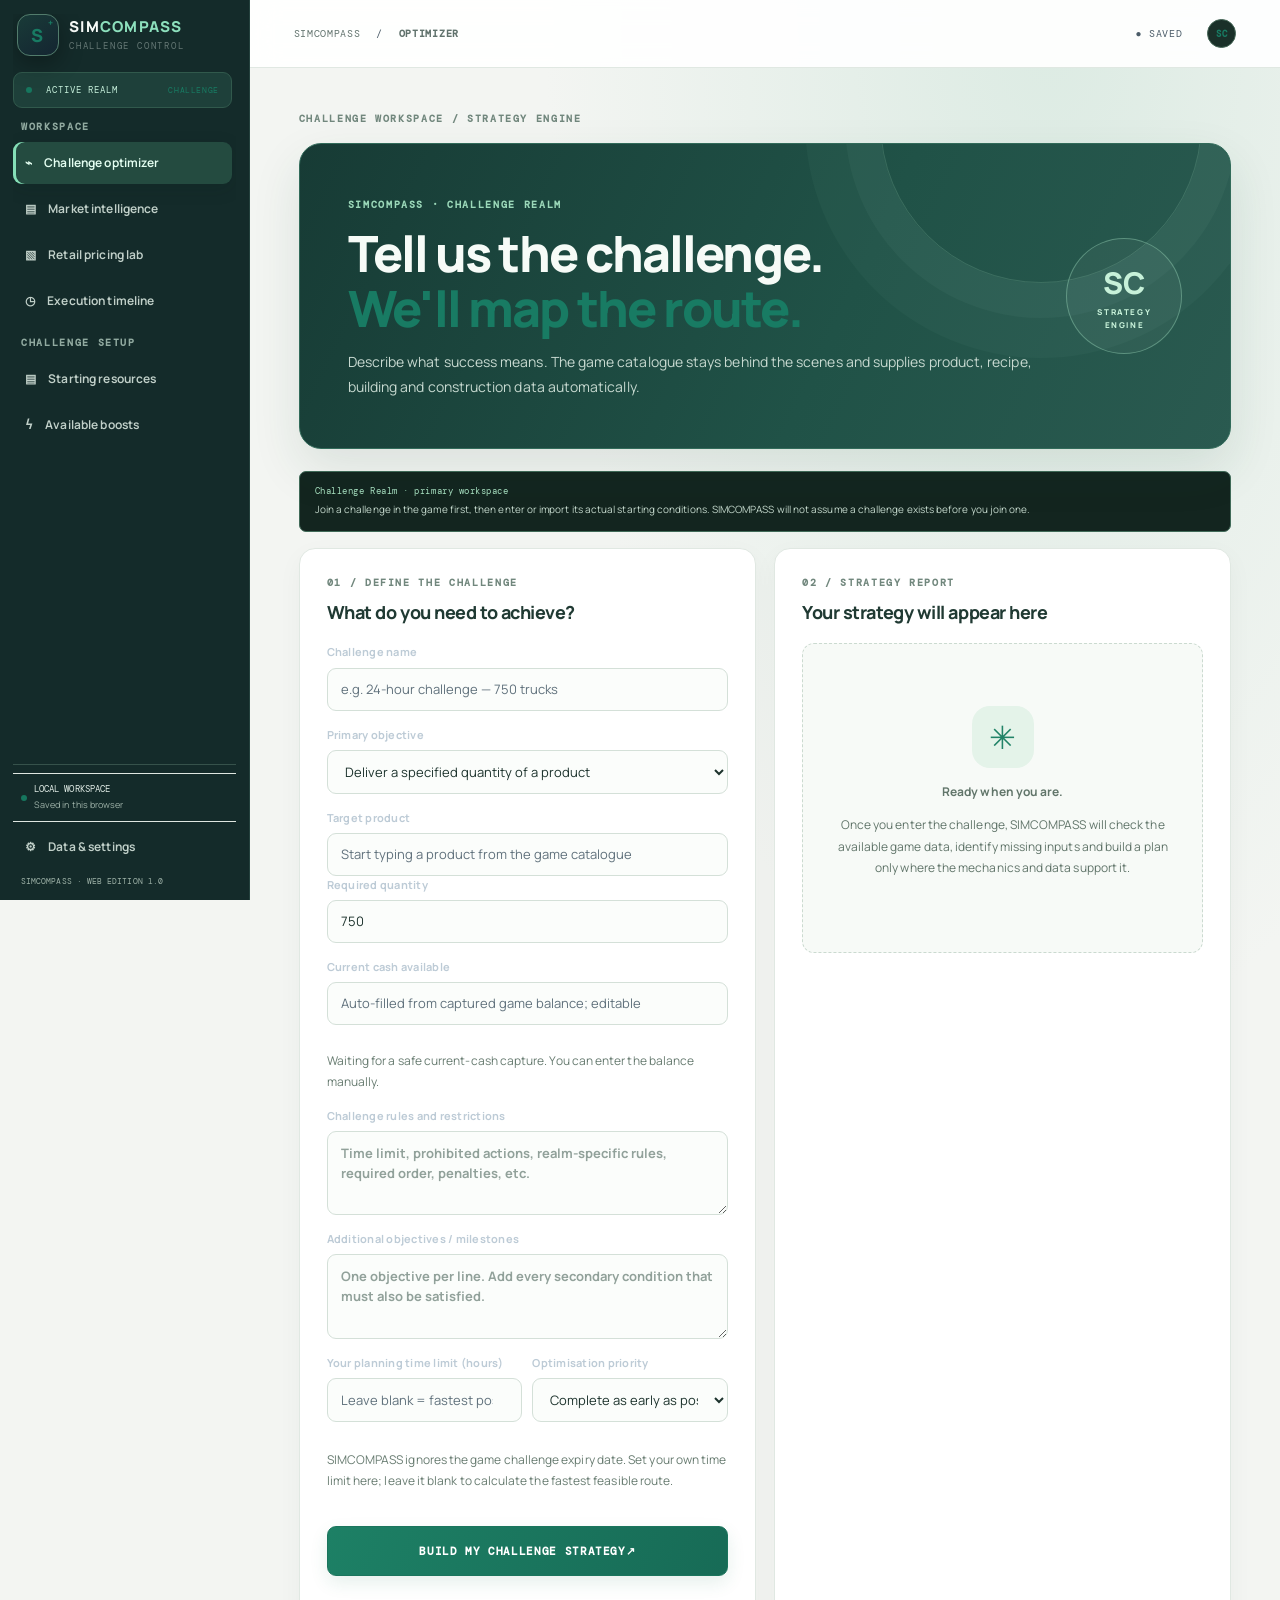
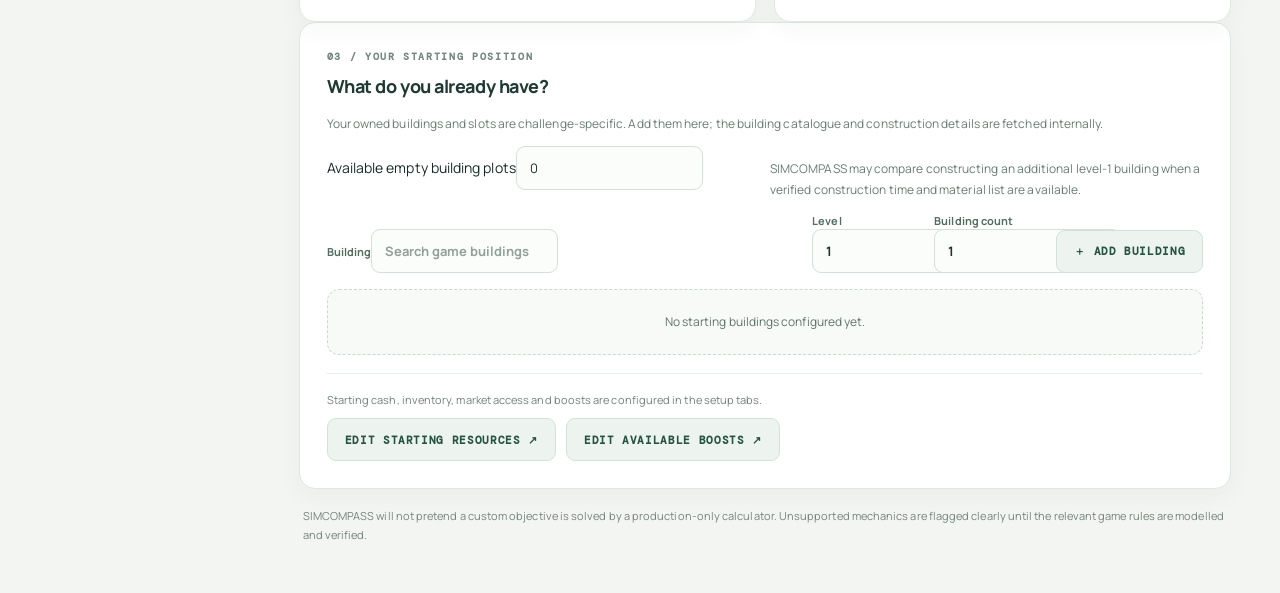
<file: index.html>
<!doctype html>
<html lang="en"><head><meta charset="utf-8"><meta name="viewport" content="width=device-width,initial-scale=1"><meta name="theme-color" content="#0b1218"><meta name="description" content="SIMCOMPASS — Sim Companies production planning and Challenge Realm optimizer"><title>SIMCOMPASS | Challenge Control</title><link rel="stylesheet" href="styles.css"></head>
<body><div class="layout">
<aside class="sidebar" id="sidebar"><div class="sidebar-scroll"><a class="brand" href="#"><span class="mark">S<span>+</span></span><span>SIM<span class="mint">COMPASS</span><small>CHALLENGE CONTROL</small></span></a><div class="realm"><i></i> ACTIVE REALM <b id="activeRealmLabel">CHALLENGE</b></div><p class="navlabel">WORKSPACE</p><nav><button class="nav active" data-page="optimizer">⌁　Challenge optimizer</button><button class="nav" data-page="market">▤　Market intelligence</button><button class="nav" data-page="retail">▧　Retail pricing lab</button><button class="nav" data-page="timeline">◷　Execution timeline</button></nav><p class="navlabel">CHALLENGE SETUP</p><nav><button class="nav" data-page="inventory">▤　Starting resources</button><button class="nav" data-page="boosts">ϟ　Available boosts</button></nav></div><div class="sidebottom"><div class="local"><i></i><span><b>LOCAL WORKSPACE</b><small>Saved in this browser</small></span></div><button class="nav" data-page="settings">⚙　Data & settings</button><small class="version">SIMCOMPASS · WEB EDITION 1.0</small></div></aside>
<main><header class="top"><button id="menu" class="menubtn">☰</button><div>SIMCOMPASS <span>/</span> <b id="crumb">OPTIMIZER</b></div><div class="topright"><span id="saved">● SAVED</span><b class="avatar">SC</b></div></header><div class="content">
<section class="page" id="dashboard"><p class="eyebrow">COMMAND CENTER / 01</p><div class="hero"><div><h1>Plan smarter.<br><em>Finish faster.</em></h1><p>Your Sim Companies Challenge Realm operations, brought into one control room.</p></div><div class="seal">SC<small>STRATEGY<br>CONSOLE</small></div></div><div class="notice"><b>i</b><span><strong>Workspace ready. Add verified game data to begin.</strong><small>SIMCOMPASS does not invent product recipes, building times or market prices. Populate the database with current in-game values.</small></span></div>
<div class="sectiontitle"><div><p class="eyebrow">AT A GLANCE</p><h2>Operations overview</h2></div><small>YOUR WORKSPACE</small></div><div class="stats"><article><label>PRODUCTS</label><strong id="nProducts">0</strong><small>Product records</small></article><article><label>RECIPES</label><strong id="nRecipes">0</strong><small>Production routes</small></article><article><label>BUILDINGS OWNED</label><strong id="nBuildings">0</strong><small>Total building count</small></article><article><label>BOOSTS</label><strong id="nBoosts">0</strong><small>Saved boost records</small></article></div>
<div class="columns"><article class="panel"><p class="eyebrow">QUICK ACCESS</p><h3>Strategy workspace</h3><button class="quick" data-go="optimizer"><b>⌁</b><span><strong>Launch challenge optimizer</strong><small>Calculate a production plan</small></span>↗</button><button class="quick" data-go="inventory"><b>▤</b><span><strong>Update inventory & market</strong><small>Stock, prices and availability</small></span>↗</button><button class="quick" data-go="boosts"><b>ϟ</b><span><strong>Configure boosts</strong><small>Duration and stacking behavior</small></span>↗</button></article><article class="panel"><p class="eyebrow">DATA READINESS</p><h3>Database checklist</h3><div class="progress"><i id="progress"></i></div><div id="checklist"></div><small class="hint">Results depend on the accuracy and completeness of your entered data.</small></article></div><footer>INDEPENDENT COMMUNITY TOOL · NOT AFFILIATED WITH SIM COMPANIES</footer></section>
<section class="page active" id="optimizer">
<p class="eyebrow">CHALLENGE WORKSPACE / STRATEGY ENGINE</p>
<div class="challenge-hero"><div><span class="eyebrow">SIMCOMPASS · CHALLENGE REALM</span><h1>Tell us the challenge.<br><em>We'll map the route.</em></h1><p class="sub">Describe what success means. The game catalogue stays behind the scenes and supplies product, recipe, building and construction data automatically.</p></div><div class="challenge-orbit"><span>SC</span><small>STRATEGY<br>ENGINE</small></div></div>
<div class="realm-notice" id="realmModeNotice"><strong>Challenge Realm · primary workspace</strong> Join a challenge in the game first, then enter or import its actual starting conditions. SIMCOMPASS will not assume a challenge exists before you join one.</div><div class="challenge-grid">
<article class="panel challenge-input-panel">
<p class="eyebrow">01 / DEFINE THE CHALLENGE</p><h3>What do you need to achieve?</h3>
<form id="challengeForm" class="form">
<label>Challenge name<input id="challengeTitle" placeholder="e.g. 24-hour challenge — 750 trucks"></label>
<label>Primary objective<select id="objectiveType">
<option value="deliver">Deliver a specified quantity of a product</option>
<option value="revenue">Generate a revenue target</option>
<option value="profit">Earn a net profit target</option>
<option value="company_value">Reach a company value / valuation</option>
<option value="research">Complete research / unlock technology</option>
<option value="construction">Build or upgrade specified buildings</option>
<option value="assets">Acquire or hold specified assets</option>
<option value="contracts">Complete contracts / orders</option>
<option value="multi">Multiple objectives / milestone challenge</option>
<option value="custom">Other / custom challenge</option>
</select></label>
<div id="deliverFields"><label>Target product<input id="target" list="productNames" placeholder="Start typing a product from the game catalogue"><datalist id="productNames"></datalist></label><label>Required quantity<input id="quantity" type="number" min="0.0001" step="any" value="750"></label></div>
<div id="genericFields" hidden><label>Exact success condition<textarea id="goalDescription" rows="3" placeholder="Describe the target exactly as shown in the challenge, including thresholds and conditions."></textarea></label><div class="two"><label>Target amount / threshold<input id="goalAmount" type="number" min="0" step="any" placeholder="If applicable"></label><label>Unit / measurement<input id="goalUnit" placeholder="e.g. cash, points, buildings"></label></div></div>
<label>Current cash available<input id="budget" type="number" min="0" step="any" placeholder="Auto-filled from captured game balance; editable"></label><small id="cashCaptureStatus" class="hint">Waiting for a safe current-cash capture. You can enter the balance manually.</small>
<label>Challenge rules and restrictions<textarea id="challengeRules" rows="3" placeholder="Time limit, prohibited actions, realm-specific rules, required order, penalties, etc."></textarea></label>
<label>Additional objectives / milestones<textarea id="extraObjectives" rows="3" placeholder="One objective per line. Add every secondary condition that must also be satisfied."></textarea></label>
<div class="two"><label>Your planning time limit (hours)<input id="deadline" type="number" min="0.01" step="any" placeholder="Leave blank = fastest possible"></label><label>Optimisation priority<select id="objective"><option value="time">Complete as early as possible</option><option value="cost">Minimise cash required</option><option value="balanced">Balanced time and cash</option></select></label></div>
<p class="muted">SIMCOMPASS ignores the game challenge expiry date. Set your own time limit here; leave it blank to calculate the fastest feasible route.</p><button class="primary" type="submit">BUILD MY CHALLENGE STRATEGY <span>↗</span></button>
</form></article>
<article class="panel challenge-output-panel"><p class="eyebrow">02 / STRATEGY REPORT</p><h3 id="resultTitle">Your strategy will appear here</h3><div id="result" class="empty strategy-empty"><div class="empty-icon">✳</div><b>Ready when you are.</b><p>Once you enter the challenge, SIMCOMPASS will check the available game data, identify missing inputs and build a plan only where the mechanics and data support it.</p></div></article>
</div>
<article class="panel setup-panel"><div class="panel-heading"><div><p class="eyebrow">03 / YOUR STARTING POSITION</p><h3>What do you already have?</h3><p class="muted">Your owned buildings and slots are challenge-specific. Add them here; the building catalogue and construction details are fetched internally.</p></div></div>
<div class="two"><label>Available empty building plots<input id="freePlots" type="number" min="0" step="1" value="0"></label><p class="muted">SIMCOMPASS may compare constructing an additional level-1 building when a verified construction time and material list are available.</p></div>
<div class="owned-building-entry"><label>Building<input id="ownedBuildingName" list="buildingNames" placeholder="Search game buildings"><datalist id="buildingNames"></datalist></label><label>Level<input id="ownedBuildingLevel" type="number" min="1" step="1" value="1"></label><label>Building count<input id="ownedBuildingCount" type="number" min="0" step="1" value="1"></label><button class="secondary" id="addOwnedBuilding" type="button">＋ ADD BUILDING</button></div>
<div id="ownedBuildingList" class="owned-building-list"><p class="empty">No starting buildings configured yet.</p></div>
<div class="setup-footer"><span>Starting cash, inventory, market access and boosts are configured in the setup tabs.</span><button class="secondary" data-go="inventory">EDIT STARTING RESOURCES ↗</button><button class="secondary" data-go="boosts">EDIT AVAILABLE BOOSTS ↗</button></div>
</article>
<p class="engine-disclaimer">SIMCOMPASS will not pretend a custom objective is solved by a production-only calculator. Unsupported mechanics are flagged clearly until the relevant game rules are modelled and verified.</p>
</section>
<section class="page" id="products"><div class="pagehead"><div><p class="eyebrow">DATABASE / 03</p><h1>Product <em>catalogue</em></h1><p class="sub">Create and maintain product records.</p></div><button class="primary" data-add="products">＋ ADD PRODUCT</button></div><article class="panel"><div class="toolbar"><input id="searchProducts" placeholder="Search products…"><span id="productCount">0 records</span></div><div class="tablewrap"><table><thead><tr><th>PRODUCT</th><th>CATEGORY</th><th>UNIT</th><th>STATUS</th><th></th></tr></thead><tbody id="productsTable"></tbody></table></div></article></section>
<section class="page" id="recipes"><div class="pagehead"><div><p class="eyebrow">DATABASE / 04</p><h1>Production <em>recipes</em></h1><p class="sub">One product can have multiple production routes.</p></div><button class="primary" data-add="recipes">＋ ADD RECIPE</button></div><article class="panel"><div class="tablewrap"><table><thead><tr><th>OUTPUT</th><th>BUILDING</th><th>OUTPUT / RUN</th><th>DURATION</th><th>INPUTS</th><th></th></tr></thead><tbody id="recipesTable"></tbody></table></div></article></section>
<section class="page" id="buildings"><div class="pagehead"><div><p class="eyebrow">DATABASE / 05</p><h1>Building <em>manager</em></h1><p class="sub">Record production buildings, levels and building counts.</p></div><button class="primary" data-add="buildings">＋ ADD BUILDING</button></div><article class="panel"><div class="tablewrap"><table><thead><tr><th>BUILDING</th><th>CONSTRUCTION TIME</th><th>OWNED LEVEL</th><th>OWNED COUNT</th><th>PRODUCTS</th><th>GAME DATA</th><th></th></tr></thead><tbody id="buildingsTable"></tbody></table></div></article></section>
<section class="page" id="boosts"><div class="pagehead"><div><p class="eyebrow">STRATEGY / 06</p><h1>Boost <em>manager</em></h1><p class="sub">Store multiple boosts, their effect, duration and stacking mode.</p></div><button class="primary" data-add="boosts">＋ ADD BOOST</button></div><article class="panel"><div class="tablewrap"><table><thead><tr><th>BOOST</th><th>SPEED BONUS</th><th>DURATION</th><th>STACKING</th><th></th></tr></thead><tbody id="boostsTable"></tbody></table></div></article><article class="panel note" id="liveBoostStatus"><p class="eyebrow">CAPTURED CHALLENGE BOOST DATA</p><p>Waiting for the next game-data import.</p></article><article class="panel note" id="boostRulesPanel"><p class="eyebrow">EFFECT-SCOPED BOOST SCHEDULER</p><h3>Configure boost coverage</h3><form id="boostRulesForm" class="form"><label>Boost name<input id="boostRuleName" required placeholder="e.g. Challenge-wide 2× boost"></label><div class="two"><label>Multiplier<input id="boostRuleMultiplier" type="number" min="0.01" step="any" value="2" required></label><label>Stacking rule<select id="boostRuleStack"><option value="multiply">Multiplicative</option><option value="add">Additive bonus</option><option value="highest">Highest effect only</option><option value="independent">Independent effects</option></select></label></div><div class="two"><label>Starts at<input id="boostRuleStart" type="datetime-local"></label><label>Ends at<input id="boostRuleEnd" type="datetime-local"></label></div><p class="eyebrow">SELECT AFFECTED SYSTEMS</p><div class="boost-effects"><label><input type="checkbox" id="boostProduction" checked> Production</label><label><input type="checkbox" id="boostRetail" checked> Retail</label><label><input type="checkbox" id="boostConstruction"> Construction</label><label><input type="checkbox" id="boostUpgrades"> Upgrades</label><label><input type="checkbox" id="boostMarket"> Market transactions</label></div><button class="primary">SAVE BOOST RULE</button></form><div id="boostRulesList" class="boost-rules-list"></div><p class="hint">Enter the actual game effect and timing. Unchecked categories remain unaffected.</p></article></section>
<section class="page" id="inventory"><div class="pagehead"><div><p class="eyebrow">OPERATIONS / 07</p><h1>Starting <em>resources</em></h1><p class="sub">Only quantities already owned by your Challenge Realm company. Market prices are managed separately.</p></div><button class="primary" data-add="inventory">＋ ADD STOCK</button></div><article class="panel"><div class="tablewrap"><table><thead><tr><th>PRODUCT</th><th>ON-HAND QUANTITY</th><th></th></tr></thead><tbody id="inventoryTable"></tbody></table></div></article></section>
<section class="page" id="market"><div class="pagehead"><div><p class="eyebrow">MARKET DATA / 08</p><h1>Market <em>intelligence</em></h1><p class="sub">Independent Challenge Realm prices. Updating a price never changes owned stock.</p></div></div><article class="panel"><div class="tablewrap"><table><thead><tr><th>PRODUCT</th><th>MARKET PRICE / UNIT</th><th>SOURCE</th></tr></thead><tbody id="marketPricesTable"></tbody></table></div></article></section>
<section class="page" id="settings"><p class="eyebrow">CONFIGURATION / 08</p><h1>Data & <em>settings</em></h1><p class="sub">Export backups, import data packages and preserve your workspace.</p><div class="columns"><article class="panel"><p class="eyebrow">PORTABLE DATA</p><h3>Backup & restore</h3><p class="muted">Export all records to JSON or import a previous backup.</p><button class="primary" id="export">EXPORT WORKSPACE ↓</button><label class="secondary filelabel">IMPORT JSON BACKUP<input type="file" id="import" accept=".json,application/json" hidden></label></article><article class="panel"><p class="eyebrow">CHALLENGE REALM DATA</p><h3>Read-only game data import</h3><p class="muted">This release supports Challenge Realm only. Other realm integrations are reserved for a future update.</p><div class="kv"><span>Account connection</span><b class="amber">Not connected</b></div><div class="kv"><span>Sync method</span><b>Verified data import</b></div><div class="kv"><span>Realm isolation</span><b>Enabled</b></div><div class="api-capture"><p class="eyebrow">AUTOMATIC API MAP</p><h4>Captured game data endpoints</h4><p class="muted">The connector records endpoint paths and JSON field names only. It does not copy cash, inventory or other private values in discovery mode.</p><div id="apiDiscoverySummary" class="api-json-result">No endpoint map imported yet.</div><button class="secondary" type="button" id="exportCapturedFeeds">COPY CAPTURED FEEDS ⧉</button></div><div class="api-capture"><p class="eyebrow">READ-ONLY API DISCOVERY</p><h4>Capture this realm's game data</h4><p class="muted">Paste the JSON response body from a Sim Companies data request. SIMCOMPASS will inspect its structure and save a local snapshot. It will not execute game actions or import credentials.</p><label for="apiJsonInput">API response JSON</label><textarea id="apiJsonInput" rows="7" placeholder='Paste only the response body here — not request headers, cookies, or tokens.' spellcheck="false"></textarea><button class="primary" type="button" id="analyzeApiJson">ANALYZE & SAVE SNAPSHOT</button><div id="apiJsonResult" class="api-json-result" aria-live="polite">No API response analysed yet.</div><details><summary>How to capture a response safely</summary><ol><li>Open Sim Companies and switch to the realm you want to inspect.</li><li>Press F12 in Chrome and select the Network tab, then choose Fetch/XHR.</li><li>Refresh the game page and open a request whose response clearly contains company, inventory, building or challenge data.</li><li>Copy only the Response body (JSON) and paste it above. Never copy Request Headers, Cookies, Authorization values or tokens.</li><li>Repeat separately for each realm. For Challenge Realm, join a challenge first so its challenge-specific data exists.</li></ol></details></div><p class="hint">Raw API responses are stored as isolated snapshots until their fields are verified and mapped. Never paste passwords, cookies, request headers, session tokens or authentication secrets. Live account linking is not enabled: Sim Companies does not publish a supported third-party OAuth flow, and its API guide restricts access to GET requests with a maximum of one request every five minutes.</p></article><article class="panel"><p class="eyebrow">APPLICATION STATUS</p><h3>Data integrity</h3><p class="muted">This is a browser-based local-first application. Each realm is stored separately in this browser; data is not automatically synchronized between devices.</p><div class="kv"><span>Schema</span><b>2.0 · realm-isolated</b></div><div class="kv"><span>Storage</span><b>Local browser storage</b></div><div class="kv"><span>Game data sync</span><b class="amber">Import / manual entry</b></div></article></div><article class="panel danger"><h3>Reset workspace</h3><p class="muted">Permanently clear all SIMCOMPASS records saved in this browser. Export a backup first if needed.</p><button class="dangerbtn" id="reset">RESET LOCAL DATA</button></article></section>

<section class="page" id="retail">
<p class="eyebrow">REVENUE ENGINE / 09</p><h1>Retail <em>pricing lab</em></h1>
<p class="sub">Test below-average retail prices against observed sales rates. Compare cash generation and contribution profit before committing inventory.</p>
<div class="retail-grid">
<article class="panel"><p class="eyebrow">PRODUCT SCENARIO</p><h3>Configure a retail test</h3>
<form id="retailForm" class="form">
<label>Finished product<input id="retailProduct" placeholder="e.g. Truck" required></label>
<div class="two"><label>Challenge Realm average price<input id="avgPrice" type="number" min="0.01" step="any" required></label><label>Unit cost / acquisition cost<input id="unitCost" type="number" min="0" step="any" required></label></div>
<div class="two"><label>Units available for retail<input id="retailStock" type="number" min="0" step="any" required></label><label>Units reserved for challenge<input id="reservedQty" type="number" min="0" step="any" value="0"></label></div>
<p class="eyebrow">PRICE TESTS — ENTER 2 OR 3 PRICES BELOW AVERAGE</p>
<div class="price-test"><label>Option A · selling price<input id="priceA" type="number" min="0.01" step="any" required></label><label>Expected sales / hour<input id="rateA" type="number" min="0" step="any" required placeholder="Enter observed estimate"></label></div>
<div class="price-test"><label>Option B · selling price<input id="priceB" type="number" min="0.01" step="any" required></label><label>Expected sales / hour<input id="rateB" type="number" min="0" step="any" required placeholder="Enter observed estimate"></label></div>
<div class="price-test"><label>Option C · selling price<input id="priceC" type="number" min="0.01" step="any" placeholder="Optional"></label><label>Expected sales / hour<input id="rateC" type="number" min="0" step="any" placeholder="Optional"></label></div>
<label>Retail boost multiplier<input id="retailMultiplier" type="number" min="0.01" step="any" value="1"></label>
<button class="primary">COMPARE PRICE STRATEGIES ↗</button></form>
<p class="hint">Sales rates must come from your observations or reliable challenge data. SIMCOMPASS will not invent demand based on price.</p></article>
<article class="panel"><p class="eyebrow">DECISION SUPPORT</p><h3 id="retailResultTitle">Awaiting price tests</h3><div id="retailResults" class="empty">Enter at least two price points and their expected sales rates to compare cash recovery, total contribution and sell-through time.</div></article>
</div>
<article class="panel note"><b>How the comparison works</b><p>Cash generation is price × units sold over time. Contribution profit is (selling price − unit cost) × units sold. Challenge-reserved stock is excluded from retail inventory. Retail boosts affect the sales-rate estimate only when the boost's verified game mechanic changes retail throughput.</p></article>
</section>
<section class="page" id="timeline">
<p class="eyebrow">EXECUTION / 10</p><h1>Action <em>timeline</em></h1><p class="sub">A live operations log for purchases, production, retail sales, construction, boosts and challenge deliveries.</p>
<article class="panel"><div class="pagehead"><div><p class="eyebrow">CHALLENGE OPERATIONS</p><h3>Action queue</h3></div></div>
<form id="actionForm" class="action-form"><input id="actionTime" type="datetime-local" required><select id="actionType"><option>Purchase</option><option>Start production</option><option>Production complete</option><option>Retail sale</option><option>Construction</option><option>Upgrade</option><option>Activate boost</option><option>Challenge delivery</option><option>Other</option></select><input id="actionDetail" placeholder="Product, quantity, building or instruction" required><button class="secondary">ADD TO QUEUE</button></form>
<div id="actionList" class="action-list"><div class="empty">No actions scheduled yet. Add your first action.</div></div></article>
<article class="panel note"><b>Execution tracking</b><p>Mark actions complete as you perform them. If actual cash, stock, production time or retail sales differ from the plan, update the challenge inputs and recalculate before following later steps.</p></article>
</section></div></main></div>
<div class="overlay" id="overlay"><div class="modal"><div class="modalhead"><div><p class="eyebrow">DATABASE ENTRY</p><h3 id="modalTitle">Add record</h3></div><button id="close" class="x">×</button></div><form id="recordForm"><div id="fields" class="form"></div><div class="modalactions"><button type="button" class="secondary" id="cancel">CANCEL</button><button class="primary">SAVE RECORD</button></div></form></div></div><div class="toast" id="toast"></div><script src="app.js"></script><script src="advanced.js"></script></body></html>
</file>
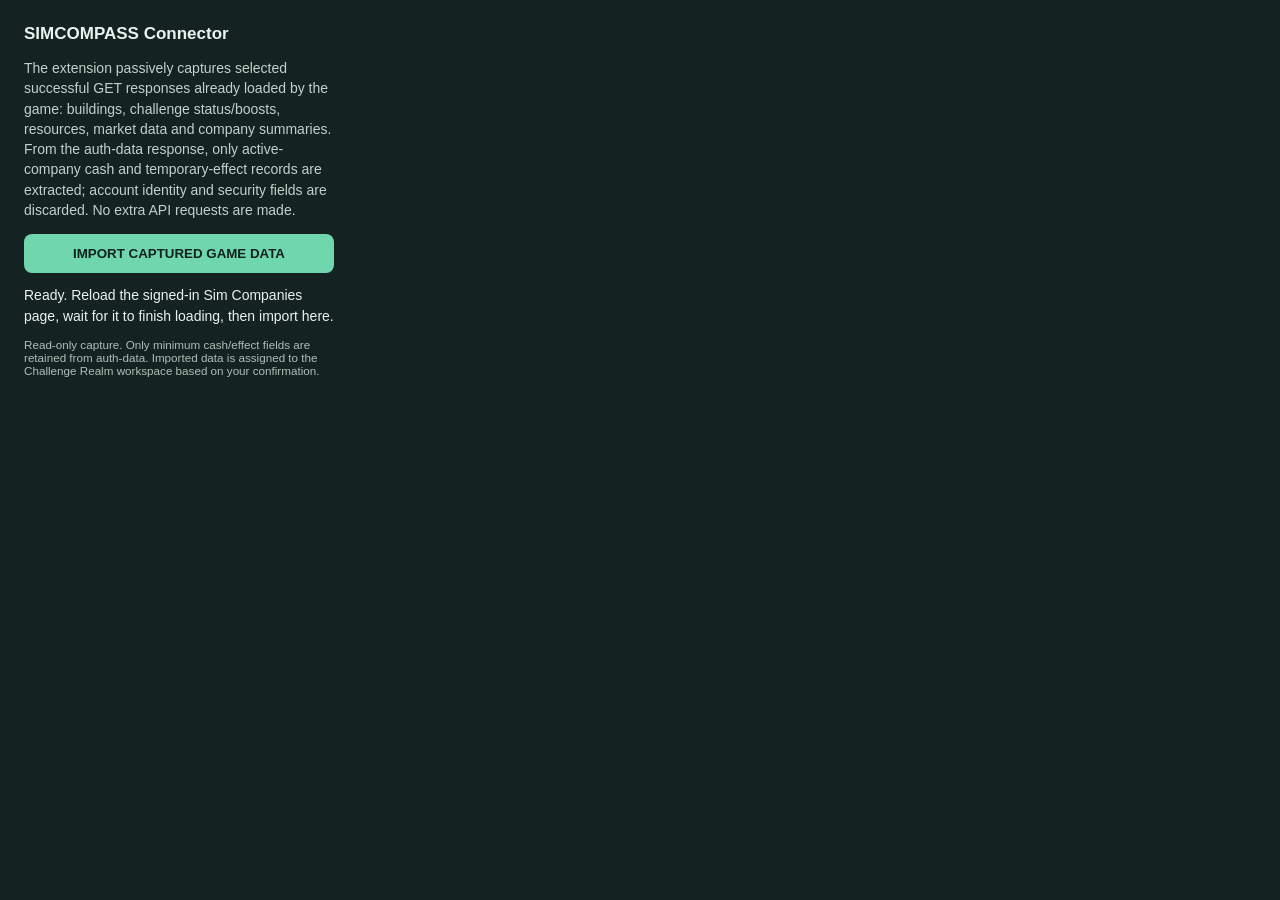
<file: simcompass-chrome-connector/popup.html>
<!doctype html>
<html lang="en">
<head>
<meta charset="utf-8">
<meta name="viewport" content="width=device-width,initial-scale=1">
<title>SIMCOMPASS Connector</title>
<style>
body{font:14px Arial,sans-serif;width:310px;padding:16px;color:#eaf2ee;background:#142321}
h2{font-size:17px;margin:0 0 8px}p{line-height:1.45;color:#c3d1ca}
button{width:100%;padding:12px;border:0;border-radius:8px;background:#70d6ad;color:#10231c;font-weight:700;cursor:pointer}
button:disabled{opacity:.55;cursor:wait}#status{margin-top:12px;white-space:pre-wrap;line-height:1.45}
small{display:block;margin-top:12px;color:#aebfb6}
</style>
</head>
<body>
<h2>SIMCOMPASS Connector</h2>
<p>The extension passively captures selected successful GET responses already loaded by the game: buildings, challenge status/boosts, resources, market data and company summaries. From the auth-data response, only active-company cash and temporary-effect records are extracted; account identity and security fields are discarded. No extra API requests are made.</p>
<button id="connect">IMPORT CAPTURED GAME DATA</button>
<div id="status" role="status">Ready. Reload the signed-in Sim Companies page, wait for it to finish loading, then import here.</div>
<small>Read-only capture. Only minimum cash/effect fields are retained from auth-data. Imported data is assigned to the Challenge Realm workspace based on your confirmation.</small>
<script src="popup.js"></script>
</body>
</html>
</file>
<file: styles.css>
@import url('https://fonts.googleapis.com/css2?family=DM+Mono:wght@400;500&family=Manrope:wght@400;500;600;700;800&display=swap');
:root{--bg:#0a1118;--panel:#111c26;--line:#263744;--text:#e8eff2;--muted:#8fa0ac;--mint:#9de3c2;--green:#4db98b;--amber:#e7bd79;--red:#e38b8b;--mono:"DM Mono",monospace;--font:Inter,Segoe UI,Arial,sans-serif}*{box-sizing:border-box}body{margin:0;background:var(--bg);color:var(--text);font:14px var(--font)}.sidebar{position:fixed;inset:0 auto 0 0;width:250px;background:#0d161f;border-right:1px solid var(--line);padding:25px 17px;display:flex;flex-direction:column;z-index:5}.brand{display:flex;gap:10px;align-items:center;color:var(--text);text-decoration:none;font-weight:800;letter-spacing:1.5px;font-size:14px;margin:0 0 28px 4px}.brand .mint{color:var(--mint)}.brand small{display:block;color:var(--muted);font:9px var(--mono);letter-spacing:1.3px;margin-top:4px}.mark{width:38px;height:38px;border:1px solid #527c6c;border-radius:10px;display:grid;place-items:center;color:var(--mint);font-size:18px;position:relative}.mark span{position:absolute;right:4px;top:2px;font-size:9px}.realm{font:9px var(--mono);color:var(--mint);background:#142720;border:1px solid #315344;padding:10px;border-radius:5px;margin-bottom:25px}.realm i,.local i{display:inline-block;width:6px;height:6px;background:var(--green);border-radius:50%;margin-right:7px}.navlabel,.eyebrow{font:9px var(--mono);letter-spacing:1.5px;color:#80919d}.navlabel{margin:0 8px 9px}.sidebar nav{display:grid;gap:4px;margin-bottom:24px}.nav{width:100%;border:0;background:transparent;color:#a2b0b9;text-align:left;padding:11px 10px;border-radius:5px;font:600 11px var(--font);cursor:pointer}.nav:hover,.nav.active{background:#1a2c36;color:#eff8f3}.nav.active{box-shadow:inset 2px 0 var(--mint)}.sidebottom{margin-top:auto}.local{border-block:1px solid var(--line);padding:14px 8px;display:flex;align-items:center;margin-bottom:8px}.local b,.local small{display:block}.local b{font:9px var(--mono)}.local small{font-size:9px;color:var(--muted);margin-top:3px}.version{display:block;padding:17px 8px 0;color:#62717c;font:8px var(--mono)}main{margin-left:250px;min-height:100vh}.top{height:64px;border-bottom:1px solid var(--line);display:flex;align-items:center;justify-content:space-between;padding:0 38px;background:#0d161f;color:#82919c;font:9px var(--mono)}.top span{color:#4b5c68;padding:0 9px}.topright{display:flex;align-items:center;gap:16px;color:var(--mint)}.avatar{display:grid;place-items:center;border:1px solid #426454;background:#1a3029;width:29px;height:29px;border-radius:50%;font-size:9px}.menubtn{display:none}.content{max-width:1400px;margin:auto;padding:37px 40px 25px}.page{display:none}.page.active{display:block}.eyebrow{margin:0 0 13px}.hero{display:flex;justify-content:space-between;align-items:center;margin:12px 0 25px}.hero h1,h1{font-size:clamp(34px,4vw,47px);letter-spacing:-2px;line-height:1.12;margin:0;font-weight:750}.hero h1 em,h1 em{font-style:normal;color:var(--mint)}.hero p,.sub{font-size:12px;color:#95a5af;line-height:1.8;margin:10px 0 0}.seal{width:100px;height:100px;border:1px solid #365346;border-radius:50%;display:grid;align-content:center;justify-items:center;color:var(--mint);font-size:24px;font-weight:800;transform:rotate(-10deg);margin-right:35px}.seal small{font:8px var(--mono);text-align:center;line-height:1.5}.notice{display:flex;gap:12px;align-items:start;padding:14px 16px;border:1px solid #345344;background:#14251f;border-radius:6px;margin:25px 0 34px}.notice>b{width:18px;height:18px;border:1px solid #668a75;border-radius:50%;display:grid;place-items:center;color:var(--mint);font:10px var(--mono);flex:none}.notice strong,.notice small{display:block}.notice strong{font-size:10px}.notice small{font-size:10px;color:#93a99d;margin-top:4px;line-height:1.6}.sectiontitle,.pagehead{display:flex;align-items:end;justify-content:space-between;margin-bottom:16px}.sectiontitle h2{font-size:19px;margin:4px 0}.sectiontitle>small{font:9px var(--mono);color:#667782}.stats{display:grid;grid-template-columns:repeat(4,1fr);gap:12px}.stats article,.panel{background:var(--panel);border:1px solid var(--line);border-radius:7px}.stats article{padding:16px;min-height:110px}.stats label{display:block;color:#8c9ca7;font:9px var(--mono)}.stats strong{display:block;font-size:28px;margin:8px 0 1px}.stats small{font-size:9px;color:#71818d}.columns{display:grid;grid-template-columns:1.05fr .95fr;gap:14px;margin-top:15px}.panel{padding:20px}.panel h3{font-size:15px;margin:5px 0 17px}.quick{width:100%;display:flex;align-items:center;gap:12px;background:transparent;border:0;border-top:1px solid #293a46;padding:13px 2px;color:var(--text);text-align:left;cursor:pointer}.quick>b{width:31px;height:31px;background:#1d322d;color:var(--mint);border-radius:5px;display:grid;place-items:center;font-size:17px}.quick span{flex:1}.quick strong,.quick small{display:block}.quick strong{font-size:10px}.quick small{font-size:9px;color:var(--muted);margin-top:4px}.quick{font-size:14px;color:var(--mint)}.progress{height:4px;background:#2a3b45;border-radius:4px;margin:4px 0 14px}.progress i{display:block;height:100%;width:0;background:var(--green)}.check{display:flex;align-items:center;gap:9px;border-top:1px solid #293a46;padding:10px 0;font-size:10px}.check i{width:7px;height:7px;border:1px solid #71818d;border-radius:50%}.check.done i{background:var(--green);border-color:var(--green)}.check small{margin-left:auto;color:var(--muted);font:8px var(--mono)}.hint{display:block;color:var(--amber);font-size:9px;line-height:1.6;margin-top:10px}footer{text-align:center;color:#556570;font:8px var(--mono);padding-top:25px}.form{display:grid;gap:13px}.form label{display:grid;gap:7px;font-size:10px;color:#a3b0b8;font-weight:600}.form input,.form select,.toolbar input{width:100%;background:#0c151d;border:1px solid #30414e;border-radius:5px;color:var(--text);padding:11px;font:11px var(--font);outline:none}.form input:focus,.form select:focus,.toolbar input:focus{border-color:#6da98f}.form input::placeholder{color:#60717c}.two{display:grid;grid-template-columns:1fr 1fr;gap:10px}.primary,.secondary,.dangerbtn{border:1px solid #579879;background:var(--mint);color:#102018;border-radius:5px;padding:11px 14px;font:800 9px var(--mono);cursor:pointer;display:inline-flex;align-items:center;justify-content:center}.primary:hover{background:#b7f0d3}.secondary{background:#1b2a35;border-color:#3b505d;color:#c5d0d6}.empty{padding:35px 18px;text-align:center;color:#91a1ab;font-size:10px;line-height:1.8}.note{margin-top:14px}.note p,.muted{font-size:10px;color:var(--muted);line-height:1.8}.pagehead{margin:12px 0 24px}.pagehead h1{font-size:39px}.pagehead .sub{margin-top:6px}.toolbar{display:flex;align-items:center;justify-content:space-between;margin-bottom:14px;color:var(--muted);font:9px var(--mono)}.toolbar input{max-width:270px}table{width:100%;border-collapse:collapse;white-space:nowrap}th{text-align:left;padding:12px;border-bottom:1px solid #344550;color:#8c9ca6;font:9px var(--mono)}td{padding:13px 12px;border-bottom:1px solid #273844;color:#c4cfd5;font-size:10px}.emptycell{text-align:center;color:#7d8c97;padding:30px}.delete{background:transparent;border:0;color:var(--red);cursor:pointer;font:9px var(--mono)}.tablewrap{overflow:auto}.filelabel{margin-left:8px}.kv{display:flex;justify-content:space-between;padding:11px 0;border-top:1px solid #2a3a46;color:var(--muted);font-size:10px}.kv b{color:#c6d1d7}.amber{color:var(--amber)!important}.danger{margin-top:14px;border-color:#573b40}.dangerbtn{background:#3a2226;border-color:#75474c;color:#efb0b0}.overlay{display:none;position:fixed;inset:0;background:#020609c9;z-index:10;align-items:center;justify-content:center;padding:18px}.overlay.open{display:flex}.modal{width:min(500px,100%);max-height:90vh;overflow:auto;background:#111c26;border:1px solid #3b4d58;border-radius:9px;padding:22px}.modalhead{display:flex;justify-content:space-between;align-items:start;margin-bottom:20px}.modalhead h3{margin:4px 0}.x{border:0;background:none;color:#b9c5cc;font-size:24px;cursor:pointer}.modalactions{display:flex;justify-content:end;gap:9px;margin-top:20px}.toast{position:fixed;right:20px;bottom:20px;padding:12px 16px;background:#c9efdc;color:#102219;border-radius:5px;font-size:11px;font-weight:700;opacity:0;transform:translateY(8px);transition:.2s;pointer-events:none}.toast.show{opacity:1;transform:none}.danger p{margin-bottom:13px}@media(max-width:1000px){.content{padding:28px 24px}.top{padding:0 24px}.stats{grid-template-columns:repeat(2,1fr)}}@media(max-width:740px){.sidebar{transform:translateX(-100%);transition:.2s}.sidebar.open{transform:none}main{margin:0}.menubtn{display:block;background:none;color:var(--text);border:0;font-size:18px}.top{padding:0 15px}.content{padding:24px 15px}.seal{display:none}.columns,.two{grid-template-columns:1fr}.pagehead{align-items:start;flex-direction:column;gap:12px}.pagehead h1{font-size:34px}.stats{gap:8px}.stats article{padding:12px}.stats strong{font-size:24px}.toolbar input{max-width:190px}.modal{padding:17px}}
.product-cell{display:flex;align-items:center;gap:9px}.game-icon{width:30px;height:30px;object-fit:contain;border-radius:5px;background:#1a2a34;padding:3px;flex:none}.game-icon.fallback{display:inline-grid;place-items:center;color:var(--mint);font-size:18px}.tablewrap a{color:var(--mint);font-size:9px;text-decoration:none}.tablewrap a:hover{text-decoration:underline}

/* SIMCOMPASS advanced workspace */
.retail-grid{display:grid;grid-template-columns:minmax(0,1.05fr) minmax(0,.95fr);gap:15px;margin-top:20px}.price-test{display:grid;grid-template-columns:1fr 1fr;gap:10px;padding:12px;border:1px solid var(--line);background:#0d1720;border-radius:7px}.retail-summary{display:grid;grid-template-columns:repeat(3,1fr);gap:8px;margin-bottom:16px}.retail-summary>div{background:#0c151d;border:1px solid var(--line);border-radius:6px;padding:12px}.retail-summary small,.retail-summary b{display:block}.retail-summary small{font:8px var(--mono);color:var(--muted)}.retail-summary b{font-size:17px;margin-top:7px}.recommendation{margin-top:16px;border:1px solid #416b59;background:#13251f;border-radius:7px;padding:14px;color:#d8f1e4;font-size:11px}.recommendation p{line-height:1.7;color:#b4c9bd}.recommendation small{color:#93a99d;line-height:1.6}.action-form{display:grid;grid-template-columns:1.1fr 1fr 2fr auto;gap:9px;margin:15px 0}.action-form input,.action-form select{min-width:0;background:#0c151d;border:1px solid #30414e;border-radius:5px;color:var(--text);padding:10px;font:10px var(--font)}.action-list{display:grid;gap:7px}.action-row{display:grid;grid-template-columns:30px 1.2fr 2fr auto;gap:10px;align-items:center;padding:12px;border:1px solid var(--line);border-radius:6px;background:#0d1720}.action-row.done{opacity:.58}.action-row.done .action-main{text-decoration:line-through}.action-check{border:1px solid #547966;background:#172b24;color:var(--mint);border-radius:50%;width:25px;height:25px;cursor:pointer}.action-when{font:9px var(--mono);color:#a6b7c0}.action-main b,.action-main span{display:block}.action-main b{font-size:10px}.action-main span{font-size:10px;color:var(--muted);margin-top:4px}.action-row .delete{padding:6px}.page .note{margin-top:15px}
@media(max-width:950px){.retail-grid{grid-template-columns:1fr}.action-form{grid-template-columns:1fr 1fr}.action-form input:nth-child(3){grid-column:1/-1}.action-row{grid-template-columns:28px 1fr auto}.action-main{grid-column:2}.action-row .delete{grid-column:3;grid-row:1/3}.action-when{grid-column:2}}
@media(max-width:560px){.price-test{grid-template-columns:1fr}.retail-summary{grid-template-columns:1fr}.action-form{grid-template-columns:1fr}.action-form input:nth-child(3){grid-column:auto}}

.boost-effects{display:grid;grid-template-columns:repeat(3,1fr);gap:9px;padding:12px;background:#0c151d;border:1px solid var(--line);border-radius:6px}.boost-effects label{display:flex;align-items:center;gap:7px;color:#c2d0d7;font-size:10px}.boost-effects input{accent-color:var(--mint)}.boost-rule{display:flex;align-items:center;justify-content:space-between;gap:12px;padding:12px 2px;border-top:1px solid var(--line)}.boost-rule b,.boost-rule span,.boost-rule small{display:block}.boost-rule b{font-size:11px}.boost-rule span{font-size:10px;color:var(--mint);margin-top:4px}.boost-rule small{font-size:9px;color:var(--muted);margin-top:4px}
@media(max-width:600px){.boost-effects{grid-template-columns:1fr 1fr}}

/* Editable owned-building capacity controls */
.building-edit{width:68px;min-width:58px;padding:8px 7px;background:#0b151d;border:1px solid #344956;border-radius:5px;color:var(--text);font:11px var(--mono);text-align:center}.building-edit:focus{outline:1px solid var(--mint);border-color:var(--mint)}#buildingsTable td{vertical-align:middle}


/* SIMCOMPASS visual refresh — editorial dashboard, stronger hierarchy, accessible controls */

:root{
 --bg:#080f19;--panel:#101c2b;--line:#26384a;--text:#edf4fa;--muted:#a3b2c1;
 --mint:#7ce7c0;--green:#45c99a;--amber:#f3c477;--red:#f08d98;
 --font:'Manrope',Inter,'Segoe UI',Arial,sans-serif;--mono:'DM Mono',monospace;
}
html{scroll-behavior:smooth}
body{font-family:var(--font);font-size:14px;line-height:1.55;letter-spacing:.005em;background:
 radial-gradient(ellipse at 75% -10%,rgba(55,125,120,.18),transparent 38%),
 radial-gradient(ellipse at 0% 70%,rgba(55,91,145,.12),transparent 36%),var(--bg)}
button,input,select,textarea{font:inherit}
button{transition:transform .18s ease,background .18s ease,border-color .18s ease,box-shadow .18s ease}
button:focus-visible,input:focus-visible,select:focus-visible,textarea:focus-visible,a:focus-visible{outline:2px solid var(--mint);outline-offset:3px}
.sidebar{background:rgba(9,17,28,.96);border-right-color:#24364a;padding:27px 17px}
.brand{font-size:15px;letter-spacing:1.25px;line-height:1.25}
.brand small{font-size:9px;letter-spacing:1.8px}
.mark{width:42px;height:42px;border-radius:13px;background:linear-gradient(145deg,#193b38,#142531);box-shadow:0 7px 24px #0005}
.realm{font-size:9px;letter-spacing:1px;border-radius:9px;padding:11px 12px;background:linear-gradient(100deg,#17342d,#152a2a)}
.nav{font-size:12px;font-weight:650;letter-spacing:.01em;padding:12px 12px;border-radius:9px;color:#aebdca}
.nav:hover{background:#172a3a;color:#fff;transform:translateX(2px)}
.nav.active{background:linear-gradient(100deg,#1b3b3a,#1b2c3b);color:#dffff3;box-shadow:inset 3px 0 var(--mint),0 5px 18px #0002}
.navlabel,.eyebrow{font-size:10px;letter-spacing:1.65px;font-weight:600}
main{background:transparent}
.top{height:68px;background:rgba(10,19,30,.86);backdrop-filter:blur(16px);padding-inline:clamp(20px,3.4vw,48px);font-size:10px;letter-spacing:.7px}
.topright{font-size:10px}
.content{max-width:1540px;padding:clamp(25px,3.4vw,48px) clamp(20px,3.8vw,54px) 32px}
.hero{min-height:230px;padding:clamp(25px,4vw,48px);border:1px solid #2b4553;border-radius:22px;overflow:hidden;position:relative;background:linear-gradient(115deg,rgba(22,52,57,.96),rgba(17,34,50,.95) 58%,rgba(21,39,57,.96));box-shadow:0 22px 60px #0003}
.hero:after{content:"";position:absolute;width:340px;height:340px;border:1px solid #8ce9c022;border-radius:50%;right:4%;top:-42%;box-shadow:0 0 0 34px #8ce9c00a,0 0 0 70px #8ce9c008;pointer-events:none}
.hero h1,h1{font-size:clamp(34px,4.4vw,54px);line-height:1.08;letter-spacing:-2.2px;font-weight:800}
.hero p,.sub{font-size:14px;line-height:1.8;color:#b2c1ce;max-width:720px}
.seal{position:relative;z-index:1;width:112px;height:112px;border-color:#75d7b65c;background:#ffffff08;font-weight:800}
.notice{border-radius:13px;border:1px solid #395448;background:linear-gradient(100deg,#152b29,#142330);padding:17px 19px}
.notice strong{font-size:13px}.notice small{font-size:12px;line-height:1.6}
.sectiontitle{margin:38px 0 17px}.sectiontitle h2{font-size:22px;letter-spacing:-.7px;margin:0}
.stats{gap:14px}.stats article,.panel{background:linear-gradient(155deg,rgba(20,34,50,.97),rgba(15,27,41,.98));border:1px solid #2a3e51;border-radius:16px;box-shadow:0 12px 34px #0002}
.stats article{padding:20px;min-height:125px;transition:transform .2s,border-color .2s}
.stats article:hover,.panel:hover{border-color:#3e5b68}
.stats article:hover{transform:translateY(-3px)}
.stats label{font:10px var(--mono);letter-spacing:1.1px;color:#9aabba}
.stats strong{font-size:34px;letter-spacing:-1.5px;font-weight:800;color:#e9fff6}
.stats small{font-size:11px;color:#9babb9}
.panel{padding:clamp(18px,2.2vw,27px);margin-bottom:18px}
.panel h3{font-size:18px;letter-spacing:-.45px;font-weight:750;margin:0 0 17px}
.panel .eyebrow{margin-bottom:10px}
.columns{gap:18px}
.quick{padding:16px 13px;border:1px solid transparent;border-bottom-color:#2a3c4d;border-radius:9px;font-size:12px}
.quick:hover{background:#1b3040;border-color:#355363;transform:translateX(3px)}
.quick>b{width:36px;height:36px;border-radius:10px;background:#203c3b;color:var(--mint);font-size:17px}
.quick strong{font-size:13px}.quick small{font-size:11px}
footer{font-size:9px;letter-spacing:1px;padding-top:26px}
.form{gap:15px}.form label,.modal .form label{font-size:11px;letter-spacing:.25px;font-weight:700;color:#bdcbd6;gap:7px}
input,select,textarea{min-height:43px;padding:11px 13px!important;border:1px solid #34495c!important;border-radius:9px!important;background:#0b1724!important;color:#eff7fb!important;font-size:13px!important;box-shadow:inset 0 1px 2px #0002}
input::placeholder,textarea::placeholder{color:#718596}
input:hover,select:hover,textarea:hover{border-color:#527184!important}
input:focus,select:focus,textarea:focus{border-color:#78dcb9!important;box-shadow:0 0 0 3px #72e1b51c!important}
.primary,.secondary,.dangerbtn{min-height:43px;border-radius:9px;padding:12px 17px;font-size:11px;font-weight:800;letter-spacing:.65px;cursor:pointer}
.primary{background:linear-gradient(110deg,#83e7c2,#56cba6);color:#09221d;border:1px solid #a1f2d4;box-shadow:0 7px 20px #4ac99a20}
.primary:hover{transform:translateY(-2px);box-shadow:0 10px 25px #4ac99a35;filter:brightness(1.04)}
.secondary{background:#1b2c3d;color:#d8e6ee;border:1px solid #3b5367}
.secondary:hover{background:#263d50;border-color:#6a879a}
.dangerbtn{background:#512c37;color:#ffe6e9;border:1px solid #854957}
.toolbar{gap:15px;margin-bottom:15px}.toolbar input{max-width:380px}
table{border-collapse:separate;border-spacing:0;width:100%;font-size:12px}
th{font:10px var(--mono);letter-spacing:.9px;color:#9bafbd;background:#142536;padding:14px 13px}
td{padding:13px;border-bottom:1px solid #26394a;color:#d8e4ec}
tbody tr{transition:background .15s}tbody tr:hover{background:#1b3040}
.tablewrap{border:1px solid #2a3d50;border-radius:11px;overflow:auto}
.badge,.tag{border-radius:99px}
.empty{border:1px dashed #3a5062;border-radius:12px;background:#0d1a28;padding:22px;color:#a9bac7;font-size:12px;line-height:1.7}
.note{background:linear-gradient(110deg,#172b32,#142333);border-color:#314c55}
.note p,.muted,.hint{font-size:12px;line-height:1.75;color:#a7b7c4}
.pagehead{align-items:center;gap:18px;margin-bottom:22px}
.pagehead .sub{margin-top:8px}
.progress{height:7px;border-radius:20px;background:#263a4b;overflow:hidden}.progress i{border-radius:20px;background:linear-gradient(90deg,#52cba1,#a2ebc9)}
.modal{background:#122132;border:1px solid #385267;border-radius:18px;box-shadow:0 30px 90px #0009;padding:25px}
.modalhead h3{font-size:20px}.x{border-radius:9px;background:#203548;color:#dceaf1;font-size:22px}
.toast{border:1px solid #477764;background:#18352d;color:#e3fff3;border-radius:10px;box-shadow:0 12px 32px #0007}
.action-form{gap:10px}.action-list{margin-top:18px}
.price-test{border:1px solid #2b4053;background:#0e1b29;border-radius:10px;padding:13px}
.boost-rule{border:1px solid #2c4355;background:#101e2d;border-radius:10px;padding:13px}
.kv{border-bottom:1px solid #2b3d4d;padding:12px 0;font-size:12px}
.filelabel{display:flex;align-items:center;justify-content:center;cursor:pointer;margin-top:12px}
@media(max-width:900px){.sidebar{width:225px}main{margin-left:225px}.content{padding:25px 22px}.hero{min-height:205px}}
@media(max-width:700px){.sidebar{transform:translateX(-100%);transition:transform .25s;box-shadow:20px 0 50px #0008}.sidebar.open{transform:translateX(0)}main{margin-left:0}.menubtn{display:block}.top{padding:0 16px}.content{padding:23px 15px}.hero{padding:25px 21px;min-height:190px}.seal{width:78px;height:78px;font-size:18px}.hero h1,h1{font-size:36px}.stats{grid-template-columns:repeat(2,minmax(0,1fr))}.columns{grid-template-columns:1fr}.pagehead{align-items:flex-start;flex-direction:column}.pagehead .primary{width:100%}.action-form{grid-template-columns:1fr}.topright{gap:8px}}
@media(prefers-reduced-motion:reduce){*,*:before,*:after{scroll-behavior:auto!important;transition:none!important;animation:none!important}}


/* SIMCOMPASS challenge-first redesign: warm ivory, deep ink and restrained jade */
:root{--bg:#f3f5f2;--panel:#ffffff;--line:#dfe7e1;--text:#182b2a;--muted:#657875;--mint:#187b63;--green:#16765e;--amber:#a96b22;--red:#b34f58;--font:'Manrope','Segoe UI',Arial,sans-serif;--mono:'DM Mono',monospace}
body{background:radial-gradient(ellipse at 82% 0%,#dcebe3 0,transparent 34%),#f3f5f2;color:var(--text)}
.sidebar{background:#142b2a;border-right:1px solid #24413d;color:#f0f5f1}
.brand{color:#f7fbf8}.brand .mint{color:#8de0bd}.realm{background:#1e403a;color:#c7f0dc;border:1px solid #31594c}
.navlabel{color:#91aaa0}.nav{color:#c1d0c9}.nav:hover{background:#21423b;color:#fff}.nav.active{background:#244b40;color:#e5fff2;box-shadow:inset 3px 0 #85dfb7,0 5px 18px #071d1820}
.sidebottom .local{color:#e1ece6}.sidebottom .local small,.version{color:#9eb2a8}
.top{background:#ffffffeb;border-bottom:1px solid #e0e8e2;color:#61736d;backdrop-filter:blur(14px)}
.content{max-width:1600px}
.hero{background:linear-gradient(112deg,#173a35,#1c4a40 55%,#244c49);border:1px solid #34685a;box-shadow:0 22px 55px #163d3020}
.hero h1,.challenge-hero h1{color:#f6fbf7}
.hero p{color:#c5d8ce}
.seal{background:#ffffff12;border-color:#9bd8bb;color:#b7efd2}
.notice{background:#e7f2eb;border-color:#c8ded0;color:#214b3d}
.notice small{color:#577066}
.stats article,.panel{background:#fff;border:1px solid #e0e8e2;box-shadow:0 8px 26px #16372b0a;border-radius:16px}
.stats article:hover,.panel:hover{border-color:#c6d8cd}
.stats article strong{color:#173e34}
.stats article label,.eyebrow{color:#71877d}
.panel h3,.sectiontitle h2{color:#203a33}
input,select,textarea{background:#fbfdfb!important;color:#1d332d!important;border:1px solid #d4e0d8!important;box-shadow:none!important}
input::placeholder,textarea::placeholder{color:#91a19a}
input:focus,select:focus,textarea:focus{border-color:#319775!important;box-shadow:0 0 0 3px #31977518!important}
.primary{background:linear-gradient(110deg,#1d8065,#176b56);color:#fff;border:1px solid #1b755d;box-shadow:0 7px 18px #1c75551c}
.primary:hover{filter:brightness(1.08)}
.secondary{background:#edf4ef;color:#275344;border:1px solid #d2e2d8}
.secondary:hover{background:#e0eee5;border-color:#a8c9b5}
.quick{color:#29473d;border-bottom-color:#e4ece6}.quick:hover{background:#f1f7f2;border-color:#d7e8dc}
.quick>b{background:#e4f2e9;color:#1b795d}
th{background:#eff5f0;color:#65796e}td{color:#294139;border-bottom-color:#e9efeb}tbody tr:hover{background:#f5faf6}
.tablewrap{border-color:#e1eae3}
.empty{background:#f7faf7;border:1px dashed #cbdad0;color:#61756a}
.note{background:#eff6f1;border-color:#dce9df}.note p,.muted,.hint{color:#687c71}
.modal{background:#fff;border-color:#dce7df;color:#243a31}
.toast{background:#e4f4e9;color:#1d4c38;border-color:#b8d9c4}
.challenge-hero{display:flex;justify-content:space-between;align-items:center;gap:28px;padding:clamp(28px,4vw,48px);border-radius:22px;background:linear-gradient(115deg,#173b35,#205247 58%,#2a5a50);border:1px solid #326b5a;box-shadow:0 20px 50px #1b45331c;margin:18px 0 22px;overflow:hidden;position:relative}
.challenge-hero:after{content:"";position:absolute;width:320px;height:320px;border:1px solid #b3e8cc2c;border-radius:50%;right:3%;top:-60%;box-shadow:0 0 0 35px #b3e8cc0b,0 0 0 75px #b3e8cc08;pointer-events:none}
.challenge-hero .eyebrow{color:#9bd8b9}.challenge-hero h1{font-size:clamp(32px,4vw,50px);letter-spacing:-1.9px;line-height:1.1;margin:13px 0}.challenge-hero .sub{color:#c7d9d0;max-width:700px}
.challenge-orbit{z-index:1;flex:0 0 116px;width:116px;height:116px;border:1px solid #9bd8b96b;border-radius:50%;display:grid;place-content:center;text-align:center;color:#c7f1d9;background:#ffffff0b;font-size:30px;font-weight:800}
.challenge-orbit small{font-size:8px;letter-spacing:1.6px;line-height:1.6}
.challenge-grid{display:grid;grid-template-columns:minmax(0,1fr) minmax(0,1fr);gap:18px;align-items:start}
.challenge-input-panel,.challenge-output-panel{min-height:100%}
.challenge-input-panel .primary{width:100%;min-height:50px;margin-top:8px}
.challenge-output-panel{position:sticky;top:86px}
.strategy-empty{min-height:310px;display:flex;flex-direction:column;align-items:center;justify-content:center;text-align:center;padding:28px}
.strategy-empty p{max-width:380px;line-height:1.8}
.empty-icon{font-size:32px;color:#218367;background:#e4f3e9;width:62px;height:62px;border-radius:18px;display:grid;place-items:center;margin-bottom:14px}
.panel-heading h3{margin-bottom:6px}
.owned-building-entry{display:grid;grid-template-columns:minmax(180px,1fr) 110px 110px auto;gap:12px;align-items:end}
.owned-building-entry label{font-size:11px;font-weight:700;color:#536d60}
.owned-building-list{margin-top:16px}
.owned-building-row{display:grid;grid-template-columns:1fr 100px 100px auto;gap:12px;align-items:center;padding:12px 14px;border-bottom:1px solid #e7eee8;color:#2d4b3e;font-size:12px}
.owned-building-row input{min-height:36px;padding:7px 10px!important}
.owned-building-row button{min-height:34px;padding:6px 10px}
.setup-footer{display:flex;gap:10px;align-items:center;flex-wrap:wrap;margin-top:18px;padding-top:17px;border-top:1px solid #e7eee8}
.setup-footer span{flex:1 1 100%;font-size:11px;color:#718379}
.engine-disclaimer{font-size:11px;color:#74847b;line-height:1.7;margin:16px 4px}
#genericFields[hidden],#deliverFields[hidden]{display:none!important}
@media(max-width:1000px){.challenge-grid{grid-template-columns:1fr}.challenge-output-panel{position:static}.owned-building-entry{grid-template-columns:1fr 90px 90px}.owned-building-entry button{grid-column:1/-1}}
@media(max-width:700px){.challenge-hero{padding:25px 21px}.challenge-orbit{display:none}.challenge-hero h1{font-size:34px}.owned-building-entry{grid-template-columns:1fr 1fr}.owned-building-entry label:first-child{grid-column:1/-1}.owned-building-row{grid-template-columns:1fr 70px 70px}.owned-building-row button{grid-column:1/-1}.setup-footer{align-items:stretch}.setup-footer button{width:100%}}

/* The Challenge Optimizer is the product home; legacy catalogue dashboards remain internal only. */
#dashboard{display:none!important}

/* Realm selector and isolated workspace indicators */
.realm{display:flex;align-items:center;gap:7px;flex-wrap:wrap}.realm b{margin-left:auto;color:var(--mint);font:8px var(--mono);letter-spacing:.08em}.realm-switcher{display:grid;gap:5px;margin-bottom:18px}.realm-choice{display:flex;align-items:center;gap:9px;text-align:left;min-height:38px}.realm-choice span{font:8px var(--mono);color:#7f929d}.realm-choice small{margin-left:auto;font:7px var(--mono);color:var(--mint);letter-spacing:.08em}.realm-choice.active{border-color:#579879;background:#193027;color:#d8f5e5}.realm-choice:not(.active){opacity:.78}.realm-choice:not(.active):hover{opacity:1}

.realm-notice{margin:0 0 16px;padding:13px 15px;border:1px solid #416b59;border-radius:7px;background:#13251f;color:#c5d9cd;font-size:10px;line-height:1.7}.realm-notice strong{display:block;color:#a9e2c2;font:9px var(--mono);letter-spacing:.06em;margin-bottom:4px}.realm-notice.realm-secondary{border-color:#5b5140;background:#211e17;color:#d7cbb6}.realm-notice.realm-secondary strong{color:#e5c58b}

.api-capture{margin-top:18px;padding:16px;border:1px solid #385d4c;border-radius:8px;background:#101d19}.api-capture h4{margin:4px 0 8px}.api-capture textarea{width:100%;min-height:130px;margin:8px 0 12px;padding:12px;border:1px solid #394a44;border-radius:6px;background:#0b1310;color:#e5eee8;font:11px/1.5 var(--mono);resize:vertical}.api-capture label{display:block;font-size:10px;color:#b6c8be}.api-capture details{margin-top:12px;color:#b8c8bf;font-size:10px}.api-capture summary{cursor:pointer;color:#a9e2c2}.api-capture ol{padding-left:19px;line-height:1.7}.api-json-result{margin-top:12px;padding:10px;border-radius:5px;background:#0b1511;color:#c1d7c9;font-size:10px;line-height:1.7;overflow-wrap:anywhere}.api-json-result small{color:#8ea79a}


/* Scroll recovery: keep the document as the scrolling surface on desktop and mobile. */
html,body{height:auto!important;min-height:100%;overflow-x:hidden!important;overflow-y:auto!important;overscroll-behavior-y:auto}
body{position:static!important}
.layout{min-height:100vh;height:auto!important;overflow:visible!important}
main{height:auto!important;min-height:100vh;overflow:visible!important}
.content{height:auto!important;min-height:calc(100vh - 68px);overflow:visible!important}
.challenge-grid{align-items:start}
.challenge-output-panel{position:static!important;top:auto!important;align-self:start}

/* Sidebar navigation: keep every section reachable on short screens */
.sidebar{
  height:100vh;
  height:100dvh;
  overflow-y:auto;
  overflow-x:hidden;
  overscroll-behavior:contain;
  scrollbar-width:thin;
  scrollbar-color:#58756c #142b2a;
}
.sidebar > *{flex-shrink:0}
.sidebar .sidebottom{margin-top:24px;flex-shrink:0}
.sidebar nav{flex-shrink:0}
@media(max-height:760px){
  .sidebar{padding-top:16px;padding-bottom:16px}
  .brand{margin-bottom:16px}
  .realm{margin-bottom:14px}
  .realm-switcher{margin-bottom:12px}
  .sidebar nav{margin-bottom:14px}
  .nav{padding-top:9px;padding-bottom:9px}
  .sidebottom{margin-top:16px}
}

/* Sidebar layout v2: independently scrollable menu with permanently visible settings */
.sidebar{display:flex!important;flex-direction:column!important;height:100vh!important;height:100dvh!important;min-height:0!important;overflow:hidden!important;padding:14px 13px!important;}
.sidebar-scroll{display:block;flex:1 1 auto;min-height:0;overflow-y:auto;overflow-x:hidden;overscroll-behavior:contain;scrollbar-width:thin;scrollbar-color:#78988c transparent;padding:0 4px 12px 0;}
.sidebar-scroll .brand{margin-bottom:16px;}
.sidebar-scroll .realm{margin-bottom:12px;}
.sidebar-scroll .realm-switcher{margin-bottom:12px;}
.sidebar-scroll nav{margin-bottom:14px;}
.sidebar .sidebottom{position:relative;flex:0 0 auto;margin-top:8px!important;padding-top:8px;background:#142b2a;border-top:1px solid #36524b;}
.sidebar .sidebottom .local{margin-bottom:4px;padding:9px 8px;}
.sidebar .sidebottom .version{padding-top:8px;}
@media(max-height:650px){.sidebar{padding-top:9px!important;padding-bottom:9px!important}.sidebar-scroll .brand{margin-bottom:10px}.sidebar-scroll .realm{padding:7px;margin-bottom:8px}.sidebar-scroll nav{margin-bottom:8px}.sidebar-scroll .nav{padding-top:8px;padding-bottom:8px}.sidebar .sidebottom{padding-top:5px}.sidebar .sidebottom .local{padding:6px 8px}}

/* Grouped Challenge Realm building controls */
.owned-building-row{grid-template-columns:minmax(130px,1fr) 90px 90px 112px}
.owned-building-row .scrap-option{display:flex;align-items:center;gap:6px;white-space:nowrap;font-size:11px;color:#718379}
.owned-building-row .scrap-option input{width:15px;min-height:15px;height:15px;margin:0;padding:0!important;accent-color:#56b99a}
@media(max-width:700px){.owned-building-row{grid-template-columns:1fr 1fr}.owned-building-row>b{grid-column:1/-1}.owned-building-row .scrap-option{grid-column:1/-1}}

.owned-building-title{display:flex;align-items:center;gap:9px;min-width:0}.building-thumb{width:34px;height:34px;object-fit:contain;border-radius:7px;background:#f0f5f1;padding:3px}.owned-building-title b{overflow:hidden;text-overflow:ellipsis}
</file>
